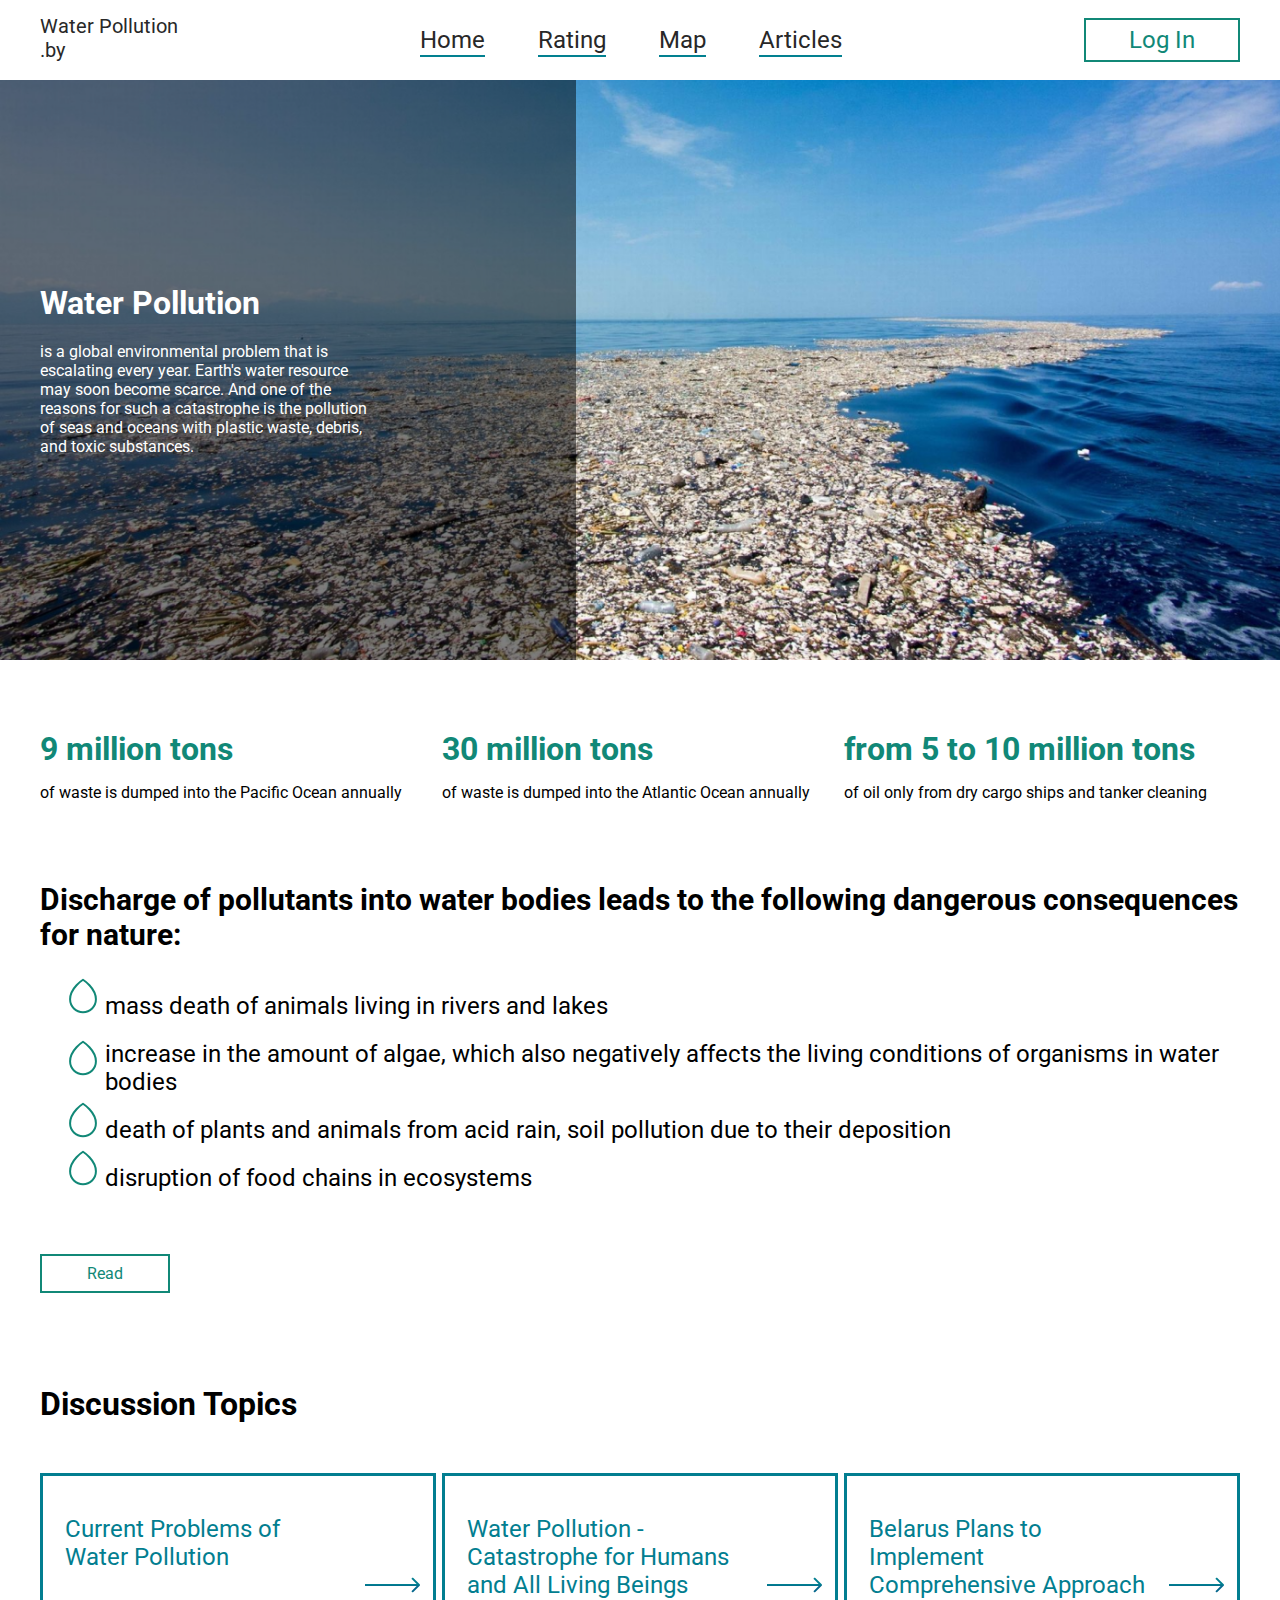
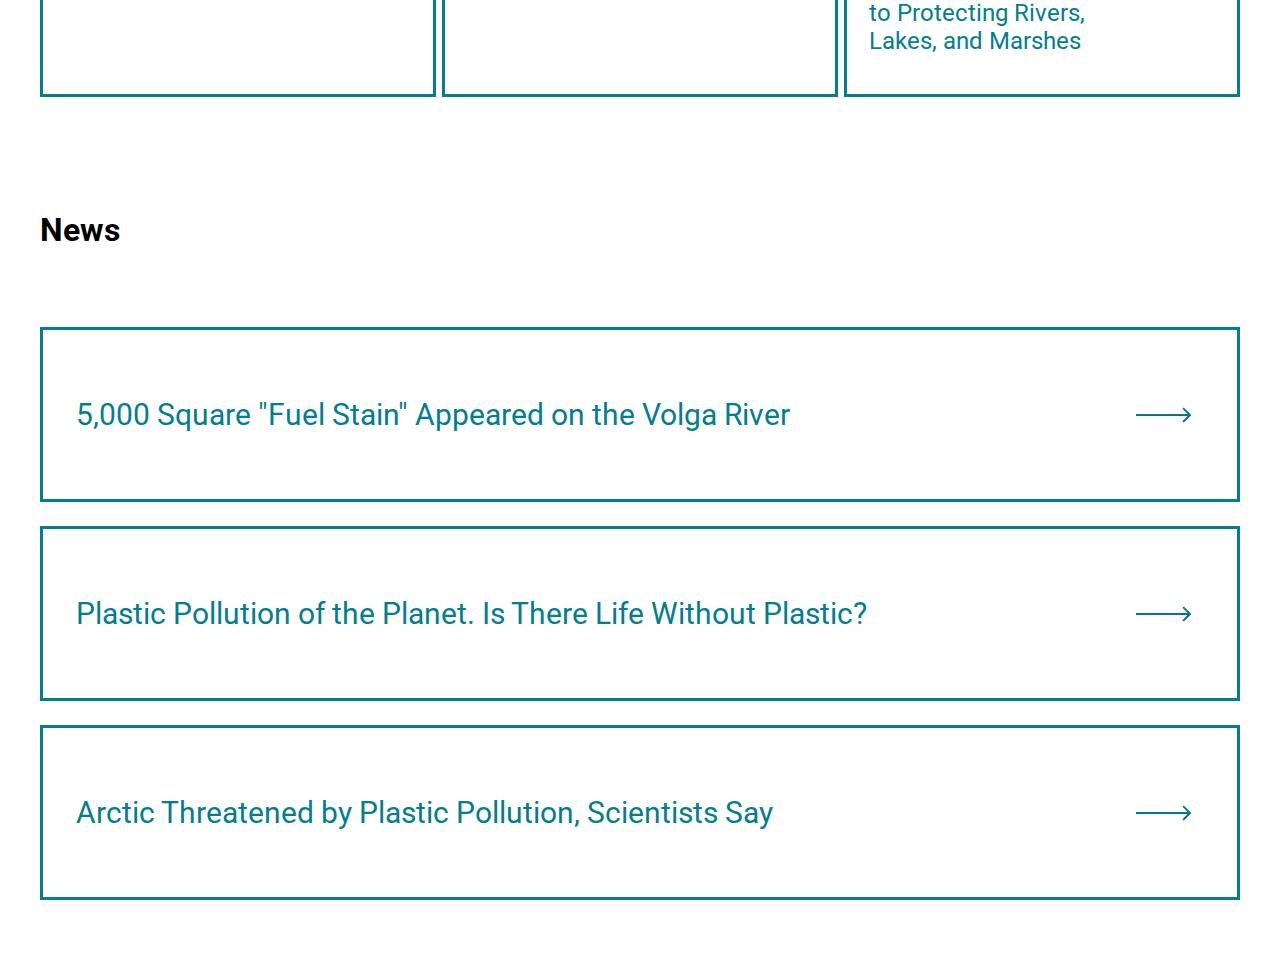
<file: index.html>
<!DOCTYPE html>
<html lang="en">

<head>
    <meta charset="UTF-8">
    <meta http-equiv="X-UA-Compatible" content="IE=edge">
    <meta name="viewport" content="width=device-width, initial-scale=1.0">
    <title>Document</title>
    <link rel="preconnect" href="https://fonts.googleapis.com">
    <link rel="preconnect" href="https://fonts.gstatic.com" crossorigin>
    <link
        href="https://fonts.googleapis.com/css2?family=Inter:wght@400;500&family=Roboto:ital,wght@0,300;0,400;0,500;1,500&display=swap"
        rel="stylesheet">
    <link rel="preconnect" href="https://fonts.googleapis.com">
    <link rel="preconnect" href="https://fonts.gstatic.com" crossorigin>
    <link
        href="https://fonts.googleapis.com/css2?family=Inter:wght@400;500&family=Roboto:ital,wght@0,300;0,400;0,500;1,500&display=swap"
        rel="stylesheet">
    <script defer src="log-in-script.js"></script>
    <link rel="stylesheet" href="header-style.css">
    <link rel="stylesheet" href="style.css">
    <link rel="preconnect" href="https://fonts.googleapis.com">
    <link rel="preconnect" href="https://fonts.gstatic.com" crossorigin>
    <link
        href="https://fonts.googleapis.com/css2?family=M+PLUS+1:wght@400;500&family=Open+Sans&family=Poppins:ital,wght@1,500&family=Roboto:wght@400;500;700&family=Yeseva+One&display=swap"
        rel="stylesheet">
    <title>Water Pollution</title>
</head>

<body>
    <header class="container">
        <button id="menu_button" class="menu">
            <div class="menu_line1"></div>
            <div class="menu_line2"></div>
        </button>
        <p class="header_name_p"><a href="index.html">Water Pollution<br>.by</a></p>
        <ul>
            <li><a href="#">Home</a></li>
            <li><a href="../articleby1/article1.html">Rating</a></li>
            <li><a href="../pollution/map.html">Map</a></li>
            <li class="header_ul_last_child"><a href="../articlesby/articles2.html">Articles</a></li>
        </ul>
        <button class="header_button" id="header_log_in_button">Log In</button>
    </header>

    <div id="login_form" class="log_in_bg_div z_index0">
        <div class="log_in_div">
            <form action="">
                <input class="log_in_input input_width" type="text" placeholder="LOGIN">
                <input id="password" class="password_input input_width" type="password" placeholder="PASSWORD">
                <button id="view_button" class="password_view">
                    <img id="view_img" src="img/view.png" alt="">
                    <img class="display_none" id="hide_img" src="img/hide.png" alt="">
                </button>
                <button class="form_enter input_width">Enter</button>
                <a href="" class="create_account">Create Account</a>
            </form>
        </div>
    </div>

    <div id="full_menu_bg" class="full_menu_bg z_index0">
        <div id="full_menu" class="full_menu">
            <button id="full_menu_close"><img src="img/close.png" alt=""></button>
            <ul>
                <li><a href="index.html">Home</a></li>
                <li><a href="rating_by/pollution.html">Rating</a></li>
                <li><a href="pollution/map.html">Map</a></li>
                <li><a href="articles_by/articles.html">Articles</a></li>
            </ul>
        </div>
    </div>


    <main>
        <div class="background">
            <div class="black"> </div>
            <div class="container">
                <h1>Water Pollution</h1>
                <p>is a global environmental problem that is escalating every year. Earth's water resource may soon become scarce. And one of the reasons for such a catastrophe is the pollution of seas and oceans with plastic waste, debris, and toxic substances.</p>
            </div>
        </div>
        <div class="container">
            <div class="flex-wrapper">
                <div class="ocean">
                    <h1>
                        9 million tons
                    </h1>
                    <p>of waste is dumped into the Pacific Ocean annually</p>
                </div>
                <div class="ocean">
                    <h1>30 million tons</h1>
                    <p>of waste is dumped into the Atlantic Ocean annually</p>
                </div>
                <div class="ocean">
                    <h1>from 5 to 10 million tons</h1>
                    <p>of oil only from dry cargo ships and tanker cleaning</p>
                </div>
            </div>
        </div>
        <div class="container">
            <div class="list">
                <h1>Discharge of pollutants into water bodies leads to the following dangerous consequences for nature:</h1>
                <li>mass death of animals living in rivers and lakes</li>
                <li>increase in the amount of algae, which also negatively affects the living conditions of organisms in water bodies</li>
                <li>death of plants and animals from acid rain, soil pollution due to their deposition</li>
                <li>disruption of food chains in ecosystems</li>
            </div>
        </div>
        <div class="container">
            <div class="read">
                <a href="articleby1/article1.html">Read</a>
            </div>
            <h1 class="topic">Discussion Topics </h1>
                <div class="problem">
                    <a href="articleby1/article1.html">Current Problems of Water Pollution</a>
                    <a href="articleby1/article1.html">Water Pollution - Catastrophe for Humans and All Living Beings</a>
                    <a href="articleby1/article1.html">Belarus Plans to Implement Comprehensive Approach to Protecting Rivers, Lakes, and Marshes</a>
                </div>
        </div>
        <div class="container">
            <h1 class="new">
                News
            </h1>
            <div class="news">
                <a href="articleby1/article1.html">5,000 Square "Fuel Stain" Appeared on the Volga River</a>
                <a href="articleby1/article1.html">Plastic Pollution of the Planet. Is There Life Without Plastic?</a>
                <a href="articleby1/article1.html">Arctic Threatened by Plastic Pollution, Scientists Say</a>
            </div>
        </div
</file>
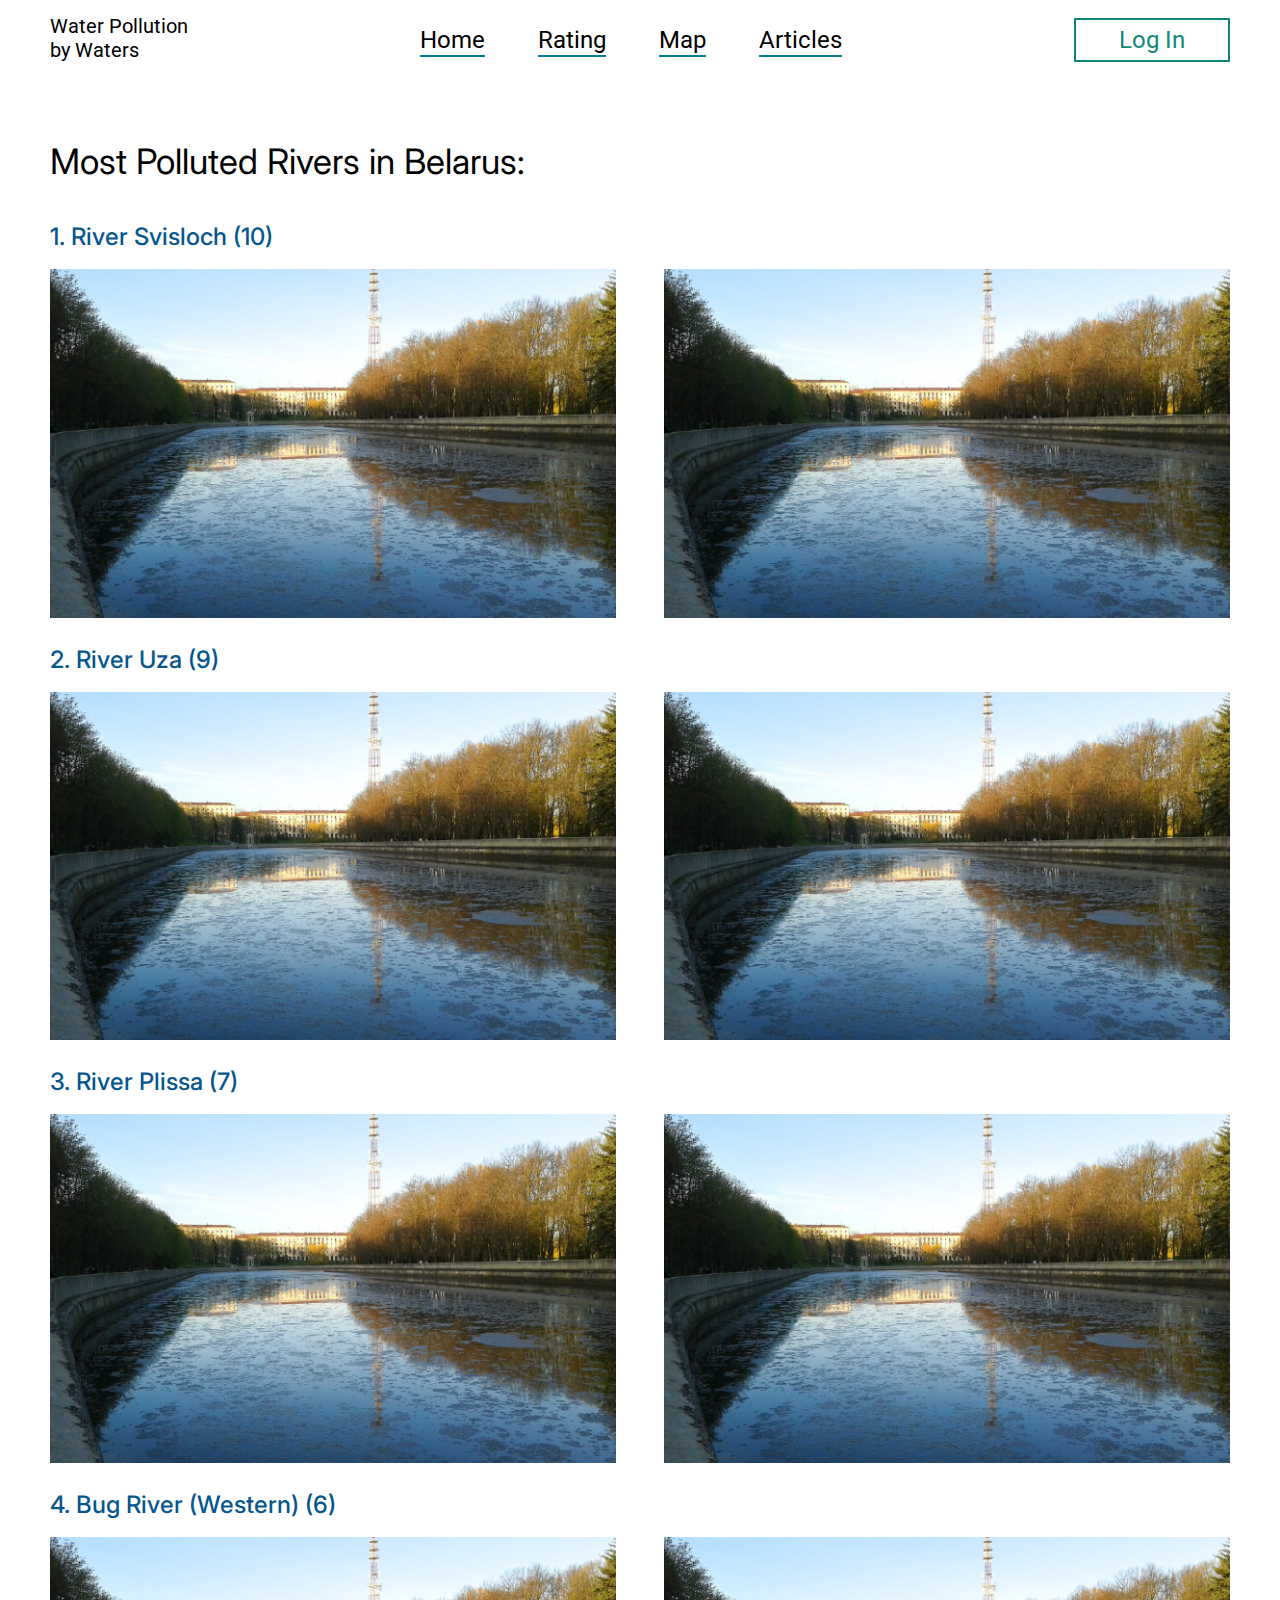
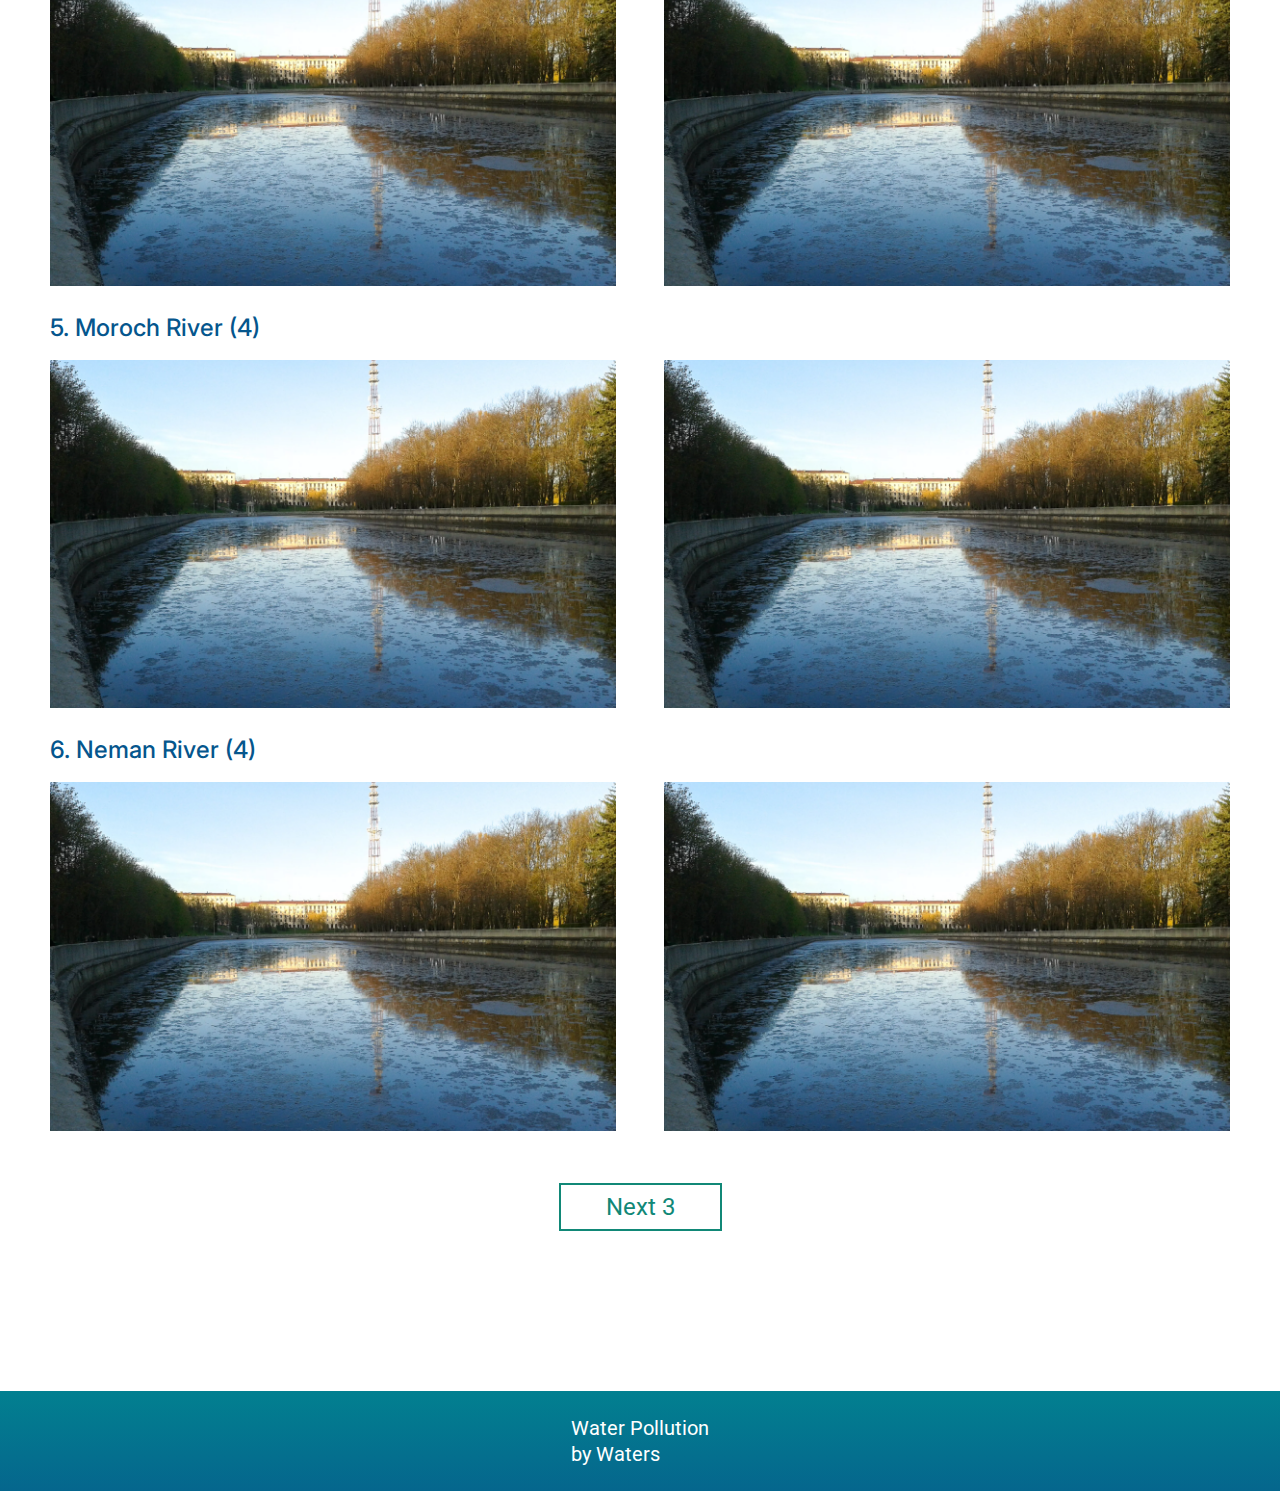
<file: ratingby/pollution.html>
<!DOCTYPE html>
<html lang="en">
<head>
    <meta charset="UTF-8">
    <meta http-equiv="X-UA-Compatible" content="IE=edge">
    <meta name="viewport" content="width=device-width, initial-scale=1.0">
    <title>Document</title>
    <link rel="preconnect" href="https://fonts.googleapis.com">
    <link rel="preconnect" href="https://fonts.gstatic.com" crossorigin>
    <link href="https://fonts.googleapis.com/css2?family=Inter:wght@400;500&family=Roboto:ital,wght@0,300;0,400;0,500;1,500&display=swap" rel="stylesheet">
    <link rel="preconnect" href="https://fonts.googleapis.com">
    <link rel="preconnect" href="https://fonts.gstatic.com" crossorigin>
    <link href="https://fonts.googleapis.com/css2?family=Inter:wght@400;500&family=Roboto:ital,wght@0,300;0,400;0,500;1,500&display=swap" rel="stylesheet">
    <link rel="stylesheet" href="header-style.css">
    <script src="log-in-script.js" defer></script>
</head>
<body>
    <header class="container">
        <button id="menu_button" class="menu">
            <div class="menu_line1"></div>
            <div class="menu_line2"></div>
        </button>
        <p class="header_name_p">Water Pollution<br>by Waters</p>
        <ul>
            <li><a href="../index.html">Home</a></li>
            <li><a href="../articleby1/article1.html">Rating</a></li>
            <li><a href="../pollution/map.html">Map</a></li>
            <li class="header_ul_last_child"><a href="../articlesby/articles2.html">Articles</a></li>
        </ul>
        <button class="header_button" id="header_log_in_button">Log In</button>
    </header>

    <div id="login_form" class="log_in_bg_div z_index0">
        <div class="log_in_div">
            <form action="">
                <input class="log_in_input input_width" type="text" placeholder="LOGIN">
                <div class="div_input">
                    <input id="password" class="password_input input_width" type="password" placeholder="PASSWORD">
                    <button id="view_button" class="password_view">
                        <img id="view_img" src="img/view.png" alt="">
                        <img class="display_none" id="hide_img" src="img/hide.png" alt="">
                    </button>
                </div>
                <button class="form_enter input_width">Enter</button>
                <a href="" class="create_account">Create Account</a>
            </form>
        </div>
    </div>

    <div id="full_menu_bg" class="full_menu_bg z_index0">
        <div id="full_menu" class="full_menu">
            <button id="full_menu_close"><img src="img/close.png" alt=""></button>
            <ul>
                <li><a href="../index.html">Home</a></li>
                <li><a href="../Rating_by/pollution.html">Rating</a></li>
                <li><a href="../Pollution/map.html">Map</a></li>
                <li><a href="../Articles_by/articles.html">Articles</a></li>
            </ul>
        </div>
    </div>

    <div class="container rating">
        <h1>Most Polluted Rivers in Belarus:</h1>
        <ul class="river_list">
            <li>
                <h2>1. River Svisloch   (10)</h2>
                <div class="li_img">
                    <img src="img/Svisloch.png" alt="">
                    <img src="img/Svisloch.png" alt="">
                </div>
            </li>
            <li>
                <h2>2. River Uza   (9)</h2>
                <div class="li_img">
                    <img src="img/Svisloch.png" alt="">
                    <img src="img/Svisloch.png" alt="">
                </div>
            </li>
            <li>
                <h2>3. River Plissa   (7)</h2>
                <div class="li_img">
                    <img src="img/Svisloch.png" alt="">
                    <img src="img/Svisloch.png" alt="">
                </div>
            </li>
            <li>
                <h2>4. Bug River (Western)   (6)</h2>
                <div class="li_img">
                    <img src="img/Svisloch.png" alt="">
                    <img src="img/Svisloch.png" alt="">
                </div>
            </li>
            <li>
                <h2>5. Moroch River   (4)</h2>
                <div class="li_img">
                    <img src="img/Svisloch.png" alt="">
                    <img src="img/Svisloch.png" alt="">
                </div>
            </li>
            <li>
                <h2>6. Neman River   (4)</h2>
                <div class="li_img">
                    <img src="img/Svisloch.png" alt="">
                    <img src="img/Svisloch.png" alt="">
                </div>
            </li>
        </ul>
    </div>

    <div class="div_button_next_10">
        <button id="next3" class="next_10">Next 3</button>
    </div>

    <footer>
        <p class="footer_p">Water Pollution<br>by Waters</p>
    </footer>
</body>
</html>
</file>
<file: header-style.css>
*{
    padding: 0;
    margin: 0;
    box-sizing: border-box;
}

a{
    color: #000000;
    text-decoration: none;
}

header{
    display: flex;
    justify-content: space-between;
}

li{
    list-style-type: none;
}

header ul{
    display: flex;
    height: 31px;
    margin-top: 26px;
    margin-bottom: 21px;
}

header ul li{
    margin-right: 53px;
    font-weight: 400;
    font-size: 24px;
    border-bottom: solid 2px #028090;
    font-family: 'Roboto', sans-serif;
}

header ul .header_ul_last_child{
    margin: 0;
}

.container{
    max-width: 1200px;
    margin: auto;
}

.header_name_p{
    margin-top: 14px;
    margin-bottom: 14px;
    font-weight: 400;
    font-size: 20px;
    font-family: 'Roboto', sans-serif;
    vertical-align: middle;
}

.header_button{
    background: none;
    outline: none;
    border: solid #118877 2px;
    color: #118877;
    margin-bottom: 18px;
    margin-top: 18px;
    padding: 6px 43px;
    font-weight: 400;
    font-size: 24px; 
    font-family: 'Roboto', sans-serif;
}

.log_in_bg_div{
    transition: .3s;
    top: 0;
    position: fixed;
    width: 100%;
    height: 100%;
    display: flex;
    justify-content: center;
    background-color: rgba(0, 0, 0, 0.206);
    z-index: 10;
}

.log_in_div{
    margin: 0 40px 0 40px;
    border-radius: 2px;
    margin-top: 5%;
    height: 700px;
    width: 800px;
    background-color: white;
    display: flex;
    justify-content: center;
}

.log_in_div form{
    margin: 0 20px 0 20px;
    position: relative;
    margin-top: 22%;
    margin-bottom: 22%;
    display: flex;
    flex-direction: column;
}

.log_in_div form input{
    padding-left: 25px;
    font-size: 24px;
    outline: none;
    border: none;
    border-radius: 0;
    background-color: #E0E0E0;
    height: 80px;
    width: 678px;
    margin: auto;
}

.log_in_div form .form_enter{
    cursor: pointer;
    height: 80px;
    width: 678px;
    margin: auto;
    font-family: 'Inter', sans-serif;
    outline: none;
    border: none;
    background-color: #909BFC;
    font-weight: 400;
    font-size: 24px;
}

.create_account{
    cursor: pointer;
    margin-top: 30px;
    font-weight: 400;
    font-size: 24px;
    text-decoration: none;
    color: #000000;
    font-family: 'Inter', sans-serif;
    display: block;
    text-align: center;
}

.password_view{
    position: absolute;
    outline: none;
    border: none;
    width: 30px;
    height: 30px;
    background: none;
    top: 130px;
    right: 20px;
    cursor: pointer;
}

.password_view img{
    background-image: url(img/view.png);
    width: 30px;
    height: 30px;
}

.display_none{
    display: none;
}

.menu_line1{
    width: 40px;
    height: 14px;
    border-top: solid 4px #118877;
}

.menu_line2{
    width: 40px;
    height: 18px;
    border-top: solid 4px #118877;
    border-bottom: solid 4px #118877;
}

.menu{
    margin: auto 0 auto 0;
    height: 36px;
    background: none;
    border: none;
    outline: none;
    cursor: pointer;
    display: none;
}

.z_index0{
    z-index: 0;
    visibility: hidden;
    opacity: 0;
}

.full_menu_bg{
    z-index: 10;
    transition: .3s;
    position: fixed;
    top: 0;
    left: 0;
    background-color: #00000080;
    width: 100%;
    height: 100%;
}

.full_menu_animation{
    animation-name: move;
    animation-duration: .6s;
    animation-fill-mode: forwards;
}

.full_menu_animation_backward{
    animation-name: move_backward;
    animation-duration: .6s;
    animation-fill-mode: forwards;
}

.full_menu{ 
    width: 256px;
    margin-left: -256px;
    height: 100%;
    background-color: white;
    text-align: right;
}

.full_menu_bg .full_menu button img{
    width: 40px;
    height: 40px;
}

.full_menu_bg .full_menu ul{
    display: flex;
    flex-direction: column;
    align-items: flex-start;
    margin-top: 20px;
    margin-left: 10px;
}

.full_menu_bg .full_menu li{
    font-weight: 400;
    font-size: 35px;
    font-family: 'Roboto', sans-serif;
}

.full_menu_bg .full_menu button{
    background: none;
    border: none;
    outline: none;
    margin-top: 20px;
    margin-right: 20px;   
}

@keyframes move {
    form{
        
    }

    to{
        margin-left: 0;
    }
}

@keyframes move_backward {
    form{
        margin-left: 0;
    }

    to{
        margin-left: -256px;
    }
}

@media (max-width: 799px){
    header ul{
        display: none;
    }

    header{
        justify-content: space-around;
    }

    .menu{
        display: inline-block;
    }

    .log_in_div form .input_width{
        width: 600px;
    }

    .password_view{
        top: 145px;
    }
}

@media (max-width: 720px){
    .log_in_div form .input_width{
        width: 500px;
    }

    .password_view{
        top: 165px;
    }
}

@media (max-width: 615px){
    .log_in_div form{
        margin-top: 35%;
        margin-bottom: 35%;
    }
    
    .log_in_div form .input_width{
        width: 400px;
    }

    .password_view{
        top: 120px;
    }
}

@media (max-width: 500px){
    .log_in_div form{
        margin-top: 40%;
        margin-bottom: 40%;
    }

    .log_in_div form .input_width{
        width: 300px;
    }

    .password_view{
        top: 137px;
    }
}

@media (max-width: 415px){
    .log_in_div form{
        margin-top: 50%;
        margin-bottom: 50%;
    }

    .log_in_div form .input_width{
        width: 200px;
    }

    .header_button{
        padding: 6px 20px;
    }
}
</file>
<file: style.css>
*{
    box-sizing: border-box;
    margin: 0;
    padding: 0;
    transition: 0.3s;
}

a{
    cursor: pointer;
    text-decoration: none;
    color: rgb(40, 40, 40);
}

main{
    font-family: 'Roboto', sans-serif;
}

.background {
    background-image: url("images/image\ 26.png");
    padding: 204px 0;
    position: relative;
    background-size: cover;
}

.black {
    position: absolute;
    background-color: rgba(0, 0, 0, 0.5);
    width: 45%;
    top: 0;
    bottom: 0;
    left: 0;
    z-index: 2;
}

.container {
    position: relative;
    margin: auto;
    max-width: 1200px;
    z-index: 2;
}

 .background p {
    color: #fff;
    width: 28%;
}

 .background h1 {
    color: #fff;
    width: 32%;
    padding-bottom: 20px;
}

body{
    font-family: 'Roboto', sans-serif;
}

.ocean{
    width: 33%;
}

.flex-wrapper{
    display: flex;
    justify-content: space-between;
flex-wrap: wrap;
}

.ocean h1{
    color: #118877;
    padding-top: 70px;
    text-align: left;
    padding-bottom: 15px;
} 

.list h1{
padding-top: 80px;
font-size: 30px;
padding-bottom: 20px;
}

.list li{
    list-style: none;
    padding-top: 20px;
    background-image: url("images/arcticons_droplets.svg");
    background-position: 2% center;
    background-repeat: no-repeat;
    padding-left: 65px;
    font-size: 24px;
}

.read{
  padding-top: 72px;
  padding-bottom: 102px;
}

 .read a{
    text-decoration: none;
    color: #118877;
    border: 2px solid;
    border: solid linear-gradient(94.78deg, #118877 7.54%, #028090 97.64%);
    padding: 8px 45px;
}

.problem{
    display: flex;
    flex-wrap: wrap;
    justify-content: space-between;
}

.problem a{
    border: solid #027E90;
    width: 33%;
    text-align: center;
    font-size: 24px;
   text-decoration: none;
   padding-top: 39px;
   padding-left: 22px;
   padding-right: 85px;
   padding-bottom: 39px;
    color: #027E90;
    margin-bottom: 24px;
    background-repeat: no-repeat;
    background-image: url("images/Arrow2.svg");
background-position: 96% center;
text-align: left;
}

.topic{
    padding-bottom: 50px;
}

.new{
    padding-top: 90px;
    padding-bottom: 54px;
}

.news{
    display: flex;
    flex-direction: column;
    padding-bottom: 80px;
}

.news a{
    border: solid #027E90;
    width: 100%;
    text-align: center;
    padding-top: 67px;
    padding-left: 33px;
    padding-right: 96px;
    padding-bottom: 67px;
    font-size: 30px;
    margin-top: 24px;
    text-decoration: none;
    color: #027E90;
    background-image: url("images/Arrow2.svg");
    background-repeat: no-repeat;
    background-position: 96% center;
    text-align: left;
}

.problem a:hover{
    background-color: #028090;
    color: #fff;
    background-image: url("images/Arrow1.svg");
}

.news a:hover{
    background-color: #028090;
    color: #fff;
    background-image: url("images/Arrow1.svg");
}

footer{
    background-color: #028090;
}

footer p{
    color: #FFFF;
    text-align: center;
    font-size: 20px;
    display: block;
    padding-top: 24px;
    padding-bottom: 24px;
}

@media(max-width:1200px ){
    .container{
        max-width: 95%;
    }

}

@media(max-width: 1100px ){
    .problem a{
        width: 48%;
    }
}

@media(max-width: 864px){
    .ocean{
        width: 48%;
    }
}

@media(max-width: 425px){
  .problem a{
      width: 100%;
      font-size: 20px;
      padding: 20px 45px 20px 20px;
      text-align: left;
  }
  .ocean{
      width: 100%;
  }

  .news a{
      width: 100%;
      font-size: 20px;
      padding: 20px 50px 20px 20px;
  }

  .background h1{
     font-size: 25px;
  }

  .background{
      padding: 100px 0;
  }

  .list h1{
      font-size: 25px;
      padding-bottom: 25px;
      padding-top: 50px;
  }

  .new{ 
      padding-top: 20px;
      padding-bottom: 25px;
  }

  .topic{
      padding-top: 0;
      padding-bottom: 25px;
  }
  .read{
      padding-bottom: 50px;
      padding-top: 50px;
}

.ocean h1{
    padding-top: 25px;
    padding-bottom: 15px;
}

.news{
    padding-bottom: 50px;
}

.black{
    width: 100%;
}
.background p{
  width: 90%; 
}

.background h1{
    width: 40%;
}
}

@media(max-width: 348px){
    .news a{
        padding: 20px 60px 20px 20px;
        font-size: 18px;
    }

    .problem a{
        padding: 20px 63px 20px 20px;
        width: 100%;
        font-size: 18px;
    }
}
</file>
<file: ratingby/header-style.css>
*{
    padding: 0;
    margin: 0;
    box-sizing: border-box;
}

a{
    color: #000000;
    text-decoration: none;
}

button{
    cursor: pointer;
}

header{
    display: flex;
    justify-content: space-between;
}

li{
    list-style-type: none;
}

header ul{
    display: flex;
    height: 31px;
    margin-top: 26px;
    margin-bottom: 21px;
}

header ul li{
    margin-right: 53px;
    font-weight: 400;
    font-size: 24px;
    border-bottom: solid 2px #028090;
    font-family: 'Roboto', sans-serif;
}

header ul .header_ul_last_child{
    margin: 0;
}

.container{
    max-width: 1200px;
    margin: auto;
    padding-left: 10px;
    padding-right: 10px;
}

.header_name_p{
    margin-top: 14px;
    margin-bottom: 14px;
    font-weight: 400;
    font-size: 20px;
    font-family: 'Roboto', sans-serif;
    vertical-align: middle;
}

.header_button{
    background: none;
    outline: none;
    border: solid #118877 2px;
    color: #118877;
    margin-bottom: 18px;
    margin-top: 18px;
    padding: 6px 43px;
    font-weight: 400;
    font-size: 24px; 
    font-family: 'Roboto', sans-serif;
}

.log_in_bg_div{
    transition: .3s;
    top: 0;
    position: fixed;
    width: 100%;
    height: 100%;
    display: flex;
    justify-content: center;
    background-color: rgba(0, 0, 0, 0.206);
}

.log_in_div{
    margin: 0 40px 0 40px;
    border-radius: 2px;
    margin-top: 5%;
    height: 700px;
    width: 800px;
    background-color: white;
    display: flex;
    justify-content: center;
}

.log_in_div form{
    margin: 0 20px 0 20px;
    margin-top: 22%;
    margin-bottom: 22%;
    display: flex;
    flex-direction: column;
}

.div_input{
    position: relative;
}

.log_in_div form input{
    padding-left: 25px;
    font-size: 24px;
    outline: none;
    border: none;
    border-radius: 0;
    background-color: #E0E0E0;
    height: 80px;
    width: 678px;
    margin: auto;
}

.log_in_div form .form_enter{
    cursor: pointer;
    height: 80px;
    width: 678px;
    margin: auto;
    font-family: 'Inter', sans-serif;
    outline: none;
    border: none;
    background-color: #909BFC;
    font-weight: 400;
    font-size: 24px;
}

.create_account{
    cursor: pointer;
    margin-top: 30px;
    font-weight: 400;
    font-size: 24px;
    text-decoration: none;
    color: #000000;
    font-family: 'Inter', sans-serif;
    display: block;
    text-align: center;
}

.password_view{
    position: absolute;
    outline: none;
    border: none;
    width: 30px;
    height: 30px;
    background: none;
    top: 25px;
    right: 20px;
    cursor: pointer;
}

.password_view img{
    background-image: url(img/view.png);
    width: 30px;
    height: 30px;
}

.display_none{
    display: none;
}

.menu_line1{
    width: 40px;
    height: 14px;
    border-top: solid 4px #118877;
}

.menu_line2{
    width: 40px;
    height: 18px;
    border-top: solid 4px #118877;
    border-bottom: solid 4px #118877;
}

.menu{
    margin: auto 0 auto 0;
    height: 36px;
    background: none;
    border: none;
    outline: none;
    cursor: pointer;
    display: none;
}

.z_index0{
    z-index: 0;
    visibility: hidden;
    opacity: 0;
}

.full_menu_bg{
    transition: .3s;
    position: fixed;
    top: 0;
    left: 0;
    background-color: #00000080;
    width: 100%;
    height: 100%;
}

.full_menu_animation{
    animation-name: move;
    animation-duration: .6s;
    animation-fill-mode: forwards;
}

.full_menu_animation_backward{
    animation-name: move_backward;
    animation-duration: .6s;
    animation-fill-mode: forwards;
}

.full_menu{ 
    width: 256px;
    margin-left: -256px;
    height: 100%;
    background-color: white;
    text-align: right;
}

.full_menu_bg .full_menu button img{
    width: 40px;
    height: 40px;
}

.full_menu_bg .full_menu ul{
    display: flex;
    flex-direction: column;
    align-items: flex-start;
    margin-top: 20px;
    margin-left: 10px;
}

.full_menu_bg .full_menu li{
    font-weight: 400;
    font-size: 35px;
    font-family: 'Roboto', sans-serif;
}

.full_menu_bg .full_menu button{
    background: none;
    border: none;
    outline: none;
    margin-top: 20px;
    margin-right: 20px;   
}

.rating{
    margin-top: 60px;
}

h1{
    font-family: 'Inter';
    font-style: normal;
    font-weight: 400;
    font-size: 35px;
    line-height: 42px;
    color: #000000;
}

.river_list{
    margin-top: 40px;
}

.river_list li h2{
    margin-bottom: 18px;
    font-family: 'Inter';
    font-style: normal;
    font-weight: 500;
    font-size: 24px;
    line-height: 29px;
    color: #05568D;
}

.river_list li{
    margin-bottom: 27px;
}

.next_10{
    font-family: 'Roboto';
    font-style: normal;
    font-weight: 400;
    font-size: 24px;
    line-height: 28px;
    color: #118877;
    outline: none;
    background: none;
    border: 2px solid #118877;
    padding: 8px 45px;
}

.div_button_next_10{
    margin-top: 52px;
    margin-bottom: 160px;
    display: flex;
    justify-content: center;
}

.li_img{
    display: flex;
    justify-content: space-between;
}

.li_img img{
    width: 48%;
}

footer{
    background: linear-gradient(180deg, #028090 0%, #05668D 100%);
    display: flex;
    justify-content: center;
}

.footer_p{
    padding:24px 0;
    font-family: 'Roboto';
    font-style: normal;
    font-weight: 400;
    font-size: 20px;
    line-height: 130%;
    color: #FFFFFF;
}

/* .password_input::after{
    content: '';
    display: inline-block;
    width: 50px;
    height: 80px;
    background-color: red;
} */



@keyframes move {
    form{
        
    }

    to{
        margin-left: 0;
    }
}

@keyframes move_backward {
    form{
        margin-left: 0;
    }

    to{
        margin-left: -256px;
    }
}

@media (max-width: 799px){
    header ul{
        display: none;
    }

    header{
        justify-content: space-around;
    }

    .menu{
        display: inline-block;
    }

    .log_in_div form .input_width{
        width: 600px;
    }
}

@media (max-width: 720px){
    .log_in_div form .input_width{
        width: 500px;
    }
}

@media (max-width: 615px){
    .log_in_div form{
        margin-top: 35%;
        margin-bottom: 35%;
    }
    
    .log_in_div form .input_width{
        width: 400px;
    }

    .li_img img:last-child{
        display: none;
    }

    .li_img img{
        width: 100%;
    }
}

@media (max-width: 500px){
    .log_in_div form{
        margin-top: 40%;
        margin-bottom: 40%;
    }

    .log_in_div form .input_width{
        width: 300px;
    }
}

@media (max-width: 415px){
    .log_in_div form{
        margin-top: 50%;
        margin-bottom: 50%;
    }

    .log_in_div form .input_width{
        width: 200px;
    }

    .header_button{
        padding: 6px 20px;
    }
}
</file>
